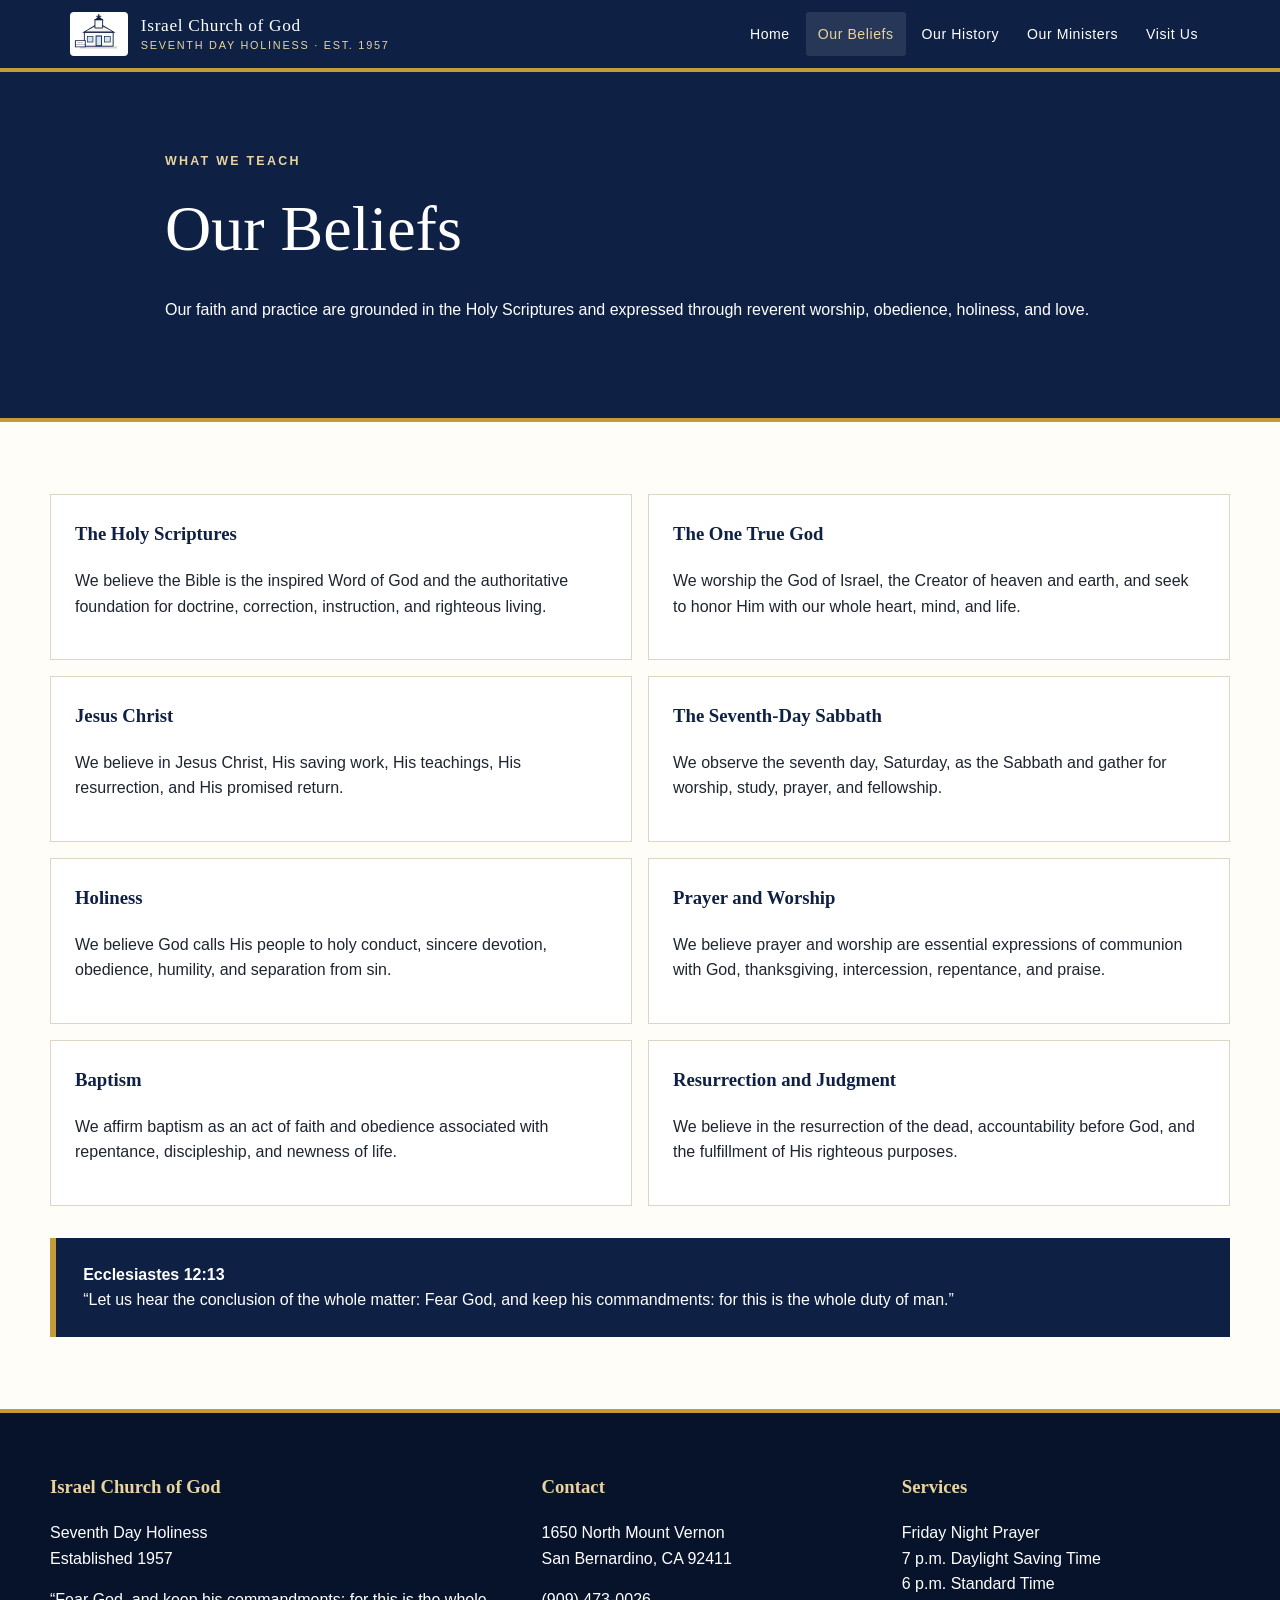
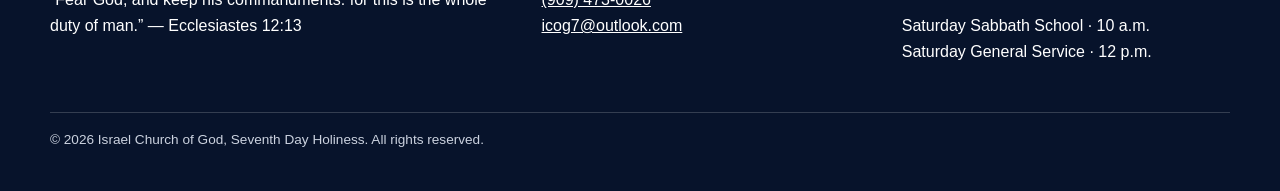
<file: beliefs.html>
<!doctype html>
<html lang="en">
<head>
<meta charset="utf-8">
<meta name="viewport" content="width=device-width,initial-scale=1">
<title>Our Beliefs | Israel Church of God</title>
<meta name="description" content="Learn about the biblical beliefs of Israel Church of God, Seventh Day Holiness.">
<link rel="stylesheet" href="styles.css">
<link rel="icon" href="church-icon.svg" type="image/svg+xml">
</head>
<body>
<a class="skip-link" href="#main">Skip to main content</a>
<header class="site-header"><div class="topbar">
<a class="brand" href="index.html">
  <img src="church-icon.svg" alt="">
  <span class="brand-title">Israel Church of God<span class="brand-sub">SEVENTH DAY HOLINESS · EST. 1957</span></span>
</a>
<button class="nav-toggle" type="button" aria-expanded="false" aria-label="Open navigation">Menu</button>
<nav aria-label="Primary navigation">
<ul>
<li><a href="index.html">Home</a></li>
<li><a href="beliefs.html" aria-current="page">Our Beliefs</a></li>
<li><a href="history.html">Our History</a></li>
<li><a href="ministers.html">Our Ministers</a></li>
<li><a href="visit.html">Visit Us</a></li>
</ul>
</nav>
</div></header>
<main id="main">
<section class="page-hero"><div class="container"><div class="eyebrow">What We Teach</div><h1>Our Beliefs</h1><p>Our faith and practice are grounded in the Holy Scriptures and expressed through reverent worship, obedience, holiness, and love.</p></div></section>
<section class="section"><div class="container">
<div class="beliefs-grid">
<article class="belief"><h3>The Holy Scriptures</h3><p>We believe the Bible is the inspired Word of God and the authoritative foundation for doctrine, correction, instruction, and righteous living.</p></article>
<article class="belief"><h3>The One True God</h3><p>We worship the God of Israel, the Creator of heaven and earth, and seek to honor Him with our whole heart, mind, and life.</p></article>
<article class="belief"><h3>Jesus Christ</h3><p>We believe in Jesus Christ, His saving work, His teachings, His resurrection, and His promised return.</p></article>
<article class="belief"><h3>The Seventh-Day Sabbath</h3><p>We observe the seventh day, Saturday, as the Sabbath and gather for worship, study, prayer, and fellowship.</p></article>
<article class="belief"><h3>Holiness</h3><p>We believe God calls His people to holy conduct, sincere devotion, obedience, humility, and separation from sin.</p></article>
<article class="belief"><h3>Prayer and Worship</h3><p>We believe prayer and worship are essential expressions of communion with God, thanksgiving, intercession, repentance, and praise.</p></article>
<article class="belief"><h3>Baptism</h3><p>We affirm baptism as an act of faith and obedience associated with repentance, discipleship, and newness of life.</p></article>
<article class="belief"><h3>Resurrection and Judgment</h3><p>We believe in the resurrection of the dead, accountability before God, and the fulfillment of His righteous purposes.</p></article>
</div>
<div class="callout" style="margin-top:2rem"><strong>Ecclesiastes 12:13</strong><br>“Let us hear the conclusion of the whole matter: Fear God, and keep his commandments: for this is the whole duty of man.”</div>
</div></section>
</main>

<footer class="site-footer">
  <div class="footer-grid">
    <div>
      <h3>Israel Church of God</h3>
      <p>Seventh Day Holiness<br>Established 1957</p>
      <p>“Fear God, and keep his commandments: for this is the whole duty of man.” — Ecclesiastes 12:13</p>
    </div>
    <div>
      <h3>Contact</h3>
      <p>1650 North Mount Vernon<br>San Bernardino, CA 92411</p>
      <p><a href="tel:+19094730026">(909) 473-0026</a><br>
      <a href="mailto:icog7@outlook.com">icog7@outlook.com</a></p>
    </div>
    <div>
      <h3>Services</h3>
      <p>Friday Night Prayer<br>7 p.m. Daylight Saving Time<br>6 p.m. Standard Time</p>
      <p>Saturday Sabbath School · 10 a.m.<br>Saturday General Service · 12 p.m.</p>
    </div>
  </div>
  <div class="copyright">© <span data-year></span> Israel Church of God, Seventh Day Holiness. All rights reserved.</div>
</footer>

<script src="script.js"></script>
</body>
</html>
</file>
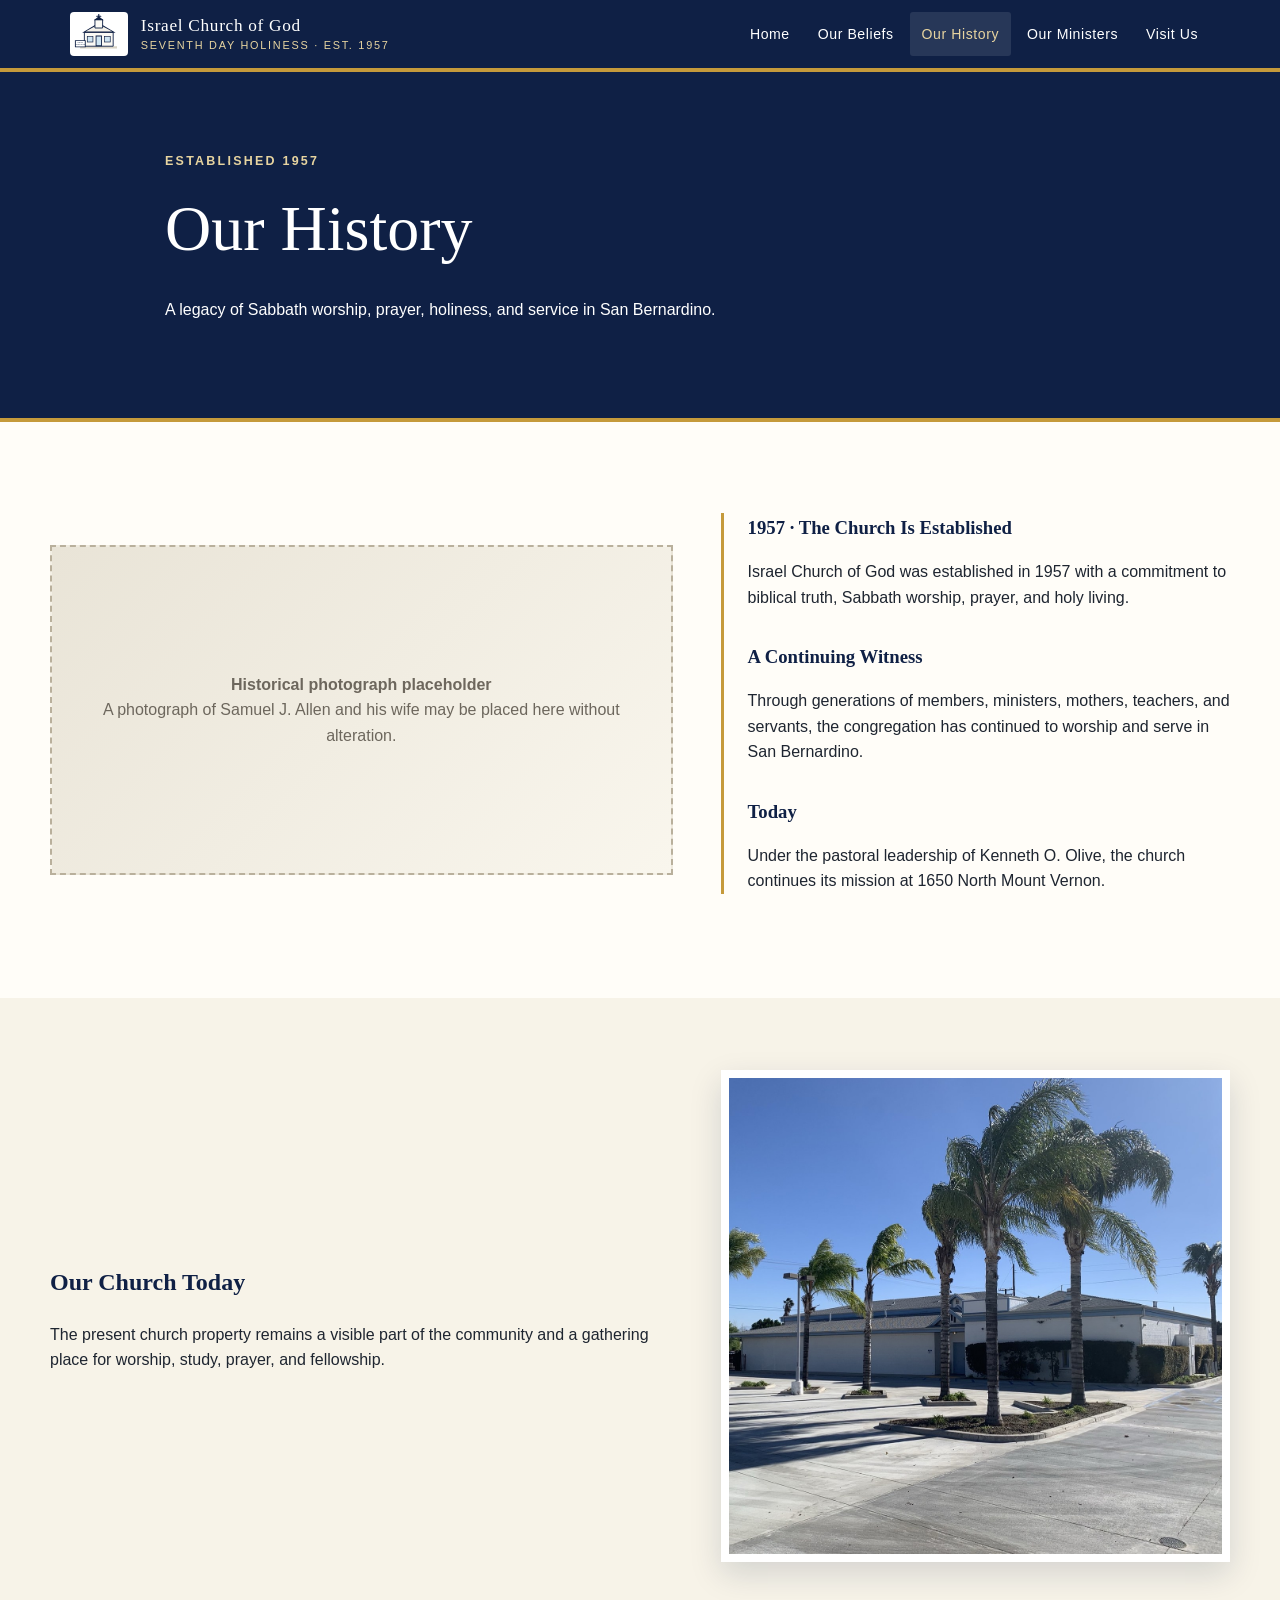
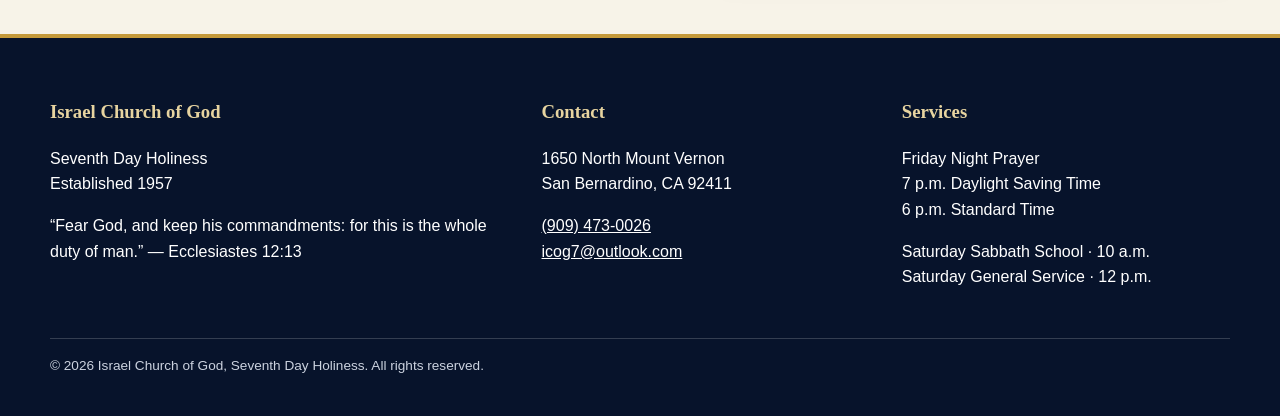
<file: history.html>
<!doctype html>
<html lang="en">
<head>
<meta charset="utf-8">
<meta name="viewport" content="width=device-width,initial-scale=1">
<title>Our History | Israel Church of God</title>
<meta name="description" content="Read the history of Israel Church of God, established in 1957.">
<link rel="stylesheet" href="styles.css">
<link rel="icon" href="church-icon.svg" type="image/svg+xml">
</head>
<body>
<a class="skip-link" href="#main">Skip to main content</a>
<header class="site-header"><div class="topbar">
<a class="brand" href="index.html">
  <img src="church-icon.svg" alt="">
  <span class="brand-title">Israel Church of God<span class="brand-sub">SEVENTH DAY HOLINESS · EST. 1957</span></span>
</a>
<button class="nav-toggle" type="button" aria-expanded="false" aria-label="Open navigation">Menu</button>
<nav aria-label="Primary navigation">
<ul>
<li><a href="index.html">Home</a></li>
<li><a href="beliefs.html">Our Beliefs</a></li>
<li><a href="history.html" aria-current="page">Our History</a></li>
<li><a href="ministers.html">Our Ministers</a></li>
<li><a href="visit.html">Visit Us</a></li>
</ul>
</nav>
</div></header>
<main id="main">
<section class="page-hero"><div class="container"><div class="eyebrow">Established 1957</div><h1>Our History</h1><p>A legacy of Sabbath worship, prayer, holiness, and service in San Bernardino.</p></div></section>
<section class="section"><div class="container split">
<div>
  <div class="placeholder">
    <div><strong>Historical photograph placeholder</strong><br><span>A photograph of Samuel J. Allen and his wife may be placed here without alteration.</span></div>
  </div>
</div>
<div>
  <div class="timeline">
    <article><h3>1957 · The Church Is Established</h3><p>Israel Church of God was established in 1957 with a commitment to biblical truth, Sabbath worship, prayer, and holy living.</p></article>
    <article><h3>A Continuing Witness</h3><p>Through generations of members, ministers, mothers, teachers, and servants, the congregation has continued to worship and serve in San Bernardino.</p></article>
    <article><h3>Today</h3><p>Under the pastoral leadership of Kenneth O. Olive, the church continues its mission at 1650 North Mount Vernon.</p></article>
  </div>
</div>
</div></section>
<section class="section schedule"><div class="container split">
<div><h2 style="color:#0f2045">Our Church Today</h2><p>The present church property remains a visible part of the community and a gathering place for worship, study, prayer, and fellowship.</p></div>
<img src="church-wide.jpg" alt="Israel Church of God property in San Bernardino">
</div></section>
</main>

<footer class="site-footer">
  <div class="footer-grid">
    <div>
      <h3>Israel Church of God</h3>
      <p>Seventh Day Holiness<br>Established 1957</p>
      <p>“Fear God, and keep his commandments: for this is the whole duty of man.” — Ecclesiastes 12:13</p>
    </div>
    <div>
      <h3>Contact</h3>
      <p>1650 North Mount Vernon<br>San Bernardino, CA 92411</p>
      <p><a href="tel:+19094730026">(909) 473-0026</a><br>
      <a href="mailto:icog7@outlook.com">icog7@outlook.com</a></p>
    </div>
    <div>
      <h3>Services</h3>
      <p>Friday Night Prayer<br>7 p.m. Daylight Saving Time<br>6 p.m. Standard Time</p>
      <p>Saturday Sabbath School · 10 a.m.<br>Saturday General Service · 12 p.m.</p>
    </div>
  </div>
  <div class="copyright">© <span data-year></span> Israel Church of God, Seventh Day Holiness. All rights reserved.</div>
</footer>

<script src="script.js"></script>
</body>
</html>
</file>
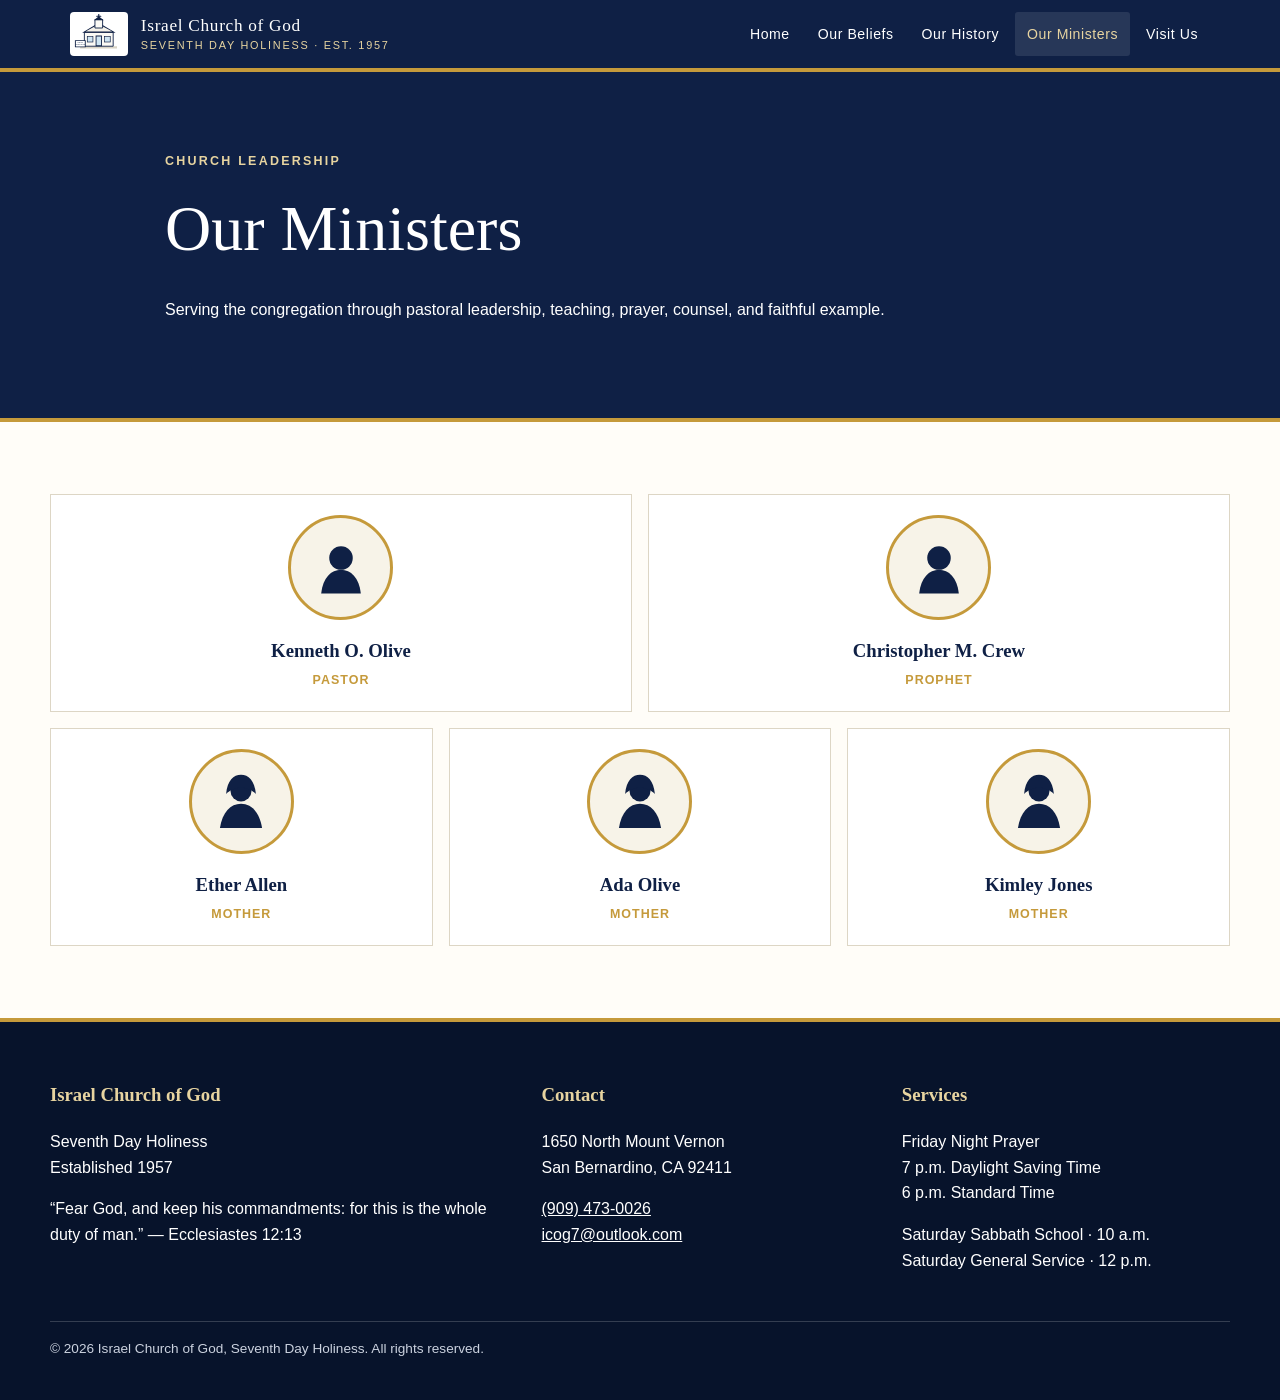
<file: ministers.html>
<!doctype html>
<html lang="en">
<head>
<meta charset="utf-8">
<meta name="viewport" content="width=device-width,initial-scale=1">
<title>Our Ministers | Israel Church of God</title>
<meta name="description" content="Meet the ministers of Israel Church of God, Seventh Day Holiness.">
<link rel="stylesheet" href="styles.css">
<link rel="icon" href="church-icon.svg" type="image/svg+xml">
</head>
<body>
<a class="skip-link" href="#main">Skip to main content</a>
<header class="site-header"><div class="topbar">
<a class="brand" href="index.html">
  <img src="church-icon.svg" alt="">
  <span class="brand-title">Israel Church of God<span class="brand-sub">SEVENTH DAY HOLINESS · EST. 1957</span></span>
</a>
<button class="nav-toggle" type="button" aria-expanded="false" aria-label="Open navigation">Menu</button>
<nav aria-label="Primary navigation">
<ul>
<li><a href="index.html">Home</a></li>
<li><a href="beliefs.html">Our Beliefs</a></li>
<li><a href="history.html">Our History</a></li>
<li><a href="ministers.html" aria-current="page">Our Ministers</a></li>
<li><a href="visit.html">Visit Us</a></li>
</ul>
</nav>
</div></header>
<main id="main">
<section class="page-hero"><div class="container"><div class="eyebrow">Church Leadership</div><h1>Our Ministers</h1><p>Serving the congregation through pastoral leadership, teaching, prayer, counsel, and faithful example.</p></div></section>
<section class="section"><div class="container">
<div class="ministers">
<article class="minister"><div class="avatar"><svg viewBox="0 0 100 100" aria-hidden="true"><circle cx="50" cy="34" r="19" fill="currentColor"/><path d="M18 91c3-25 16-38 32-38s29 13 32 38z" fill="currentColor"/></svg></div><h3>Kenneth O. Olive</h3><p>Pastor</p></article>
<article class="minister"><div class="avatar"><svg viewBox="0 0 100 100" aria-hidden="true"><circle cx="50" cy="34" r="19" fill="currentColor"/><path d="M18 91c3-25 16-38 32-38s29 13 32 38z" fill="currentColor"/></svg></div><h3>Christopher M. Crew</h3><p>Prophet</p></article>
<article class="minister"><div class="avatar"><svg viewBox="0 0 100 100" aria-hidden="true"><circle cx="50" cy="32" r="17" fill="currentColor"/><path d="M26 37c2-22 12-31 24-31s22 9 24 31c-6-6-14-10-24-10s-18 4-24 10z" fill="currentColor"/><path d="M16 92c4-25 17-39 34-39s30 14 34 39z" fill="currentColor"/></svg></div><h3>Ether Allen</h3><p>Mother</p></article>
<article class="minister"><div class="avatar"><svg viewBox="0 0 100 100" aria-hidden="true"><circle cx="50" cy="32" r="17" fill="currentColor"/><path d="M26 37c2-22 12-31 24-31s22 9 24 31c-6-6-14-10-24-10s-18 4-24 10z" fill="currentColor"/><path d="M16 92c4-25 17-39 34-39s30 14 34 39z" fill="currentColor"/></svg></div><h3>Ada Olive</h3><p>Mother</p></article>
<article class="minister"><div class="avatar"><svg viewBox="0 0 100 100" aria-hidden="true"><circle cx="50" cy="32" r="17" fill="currentColor"/><path d="M26 37c2-22 12-31 24-31s22 9 24 31c-6-6-14-10-24-10s-18 4-24 10z" fill="currentColor"/><path d="M16 92c4-25 17-39 34-39s30 14 34 39z" fill="currentColor"/></svg></div><h3>Kimley Jones</h3><p>Mother</p></article>
</div>
</div></section>
</main>

<footer class="site-footer">
  <div class="footer-grid">
    <div>
      <h3>Israel Church of God</h3>
      <p>Seventh Day Holiness<br>Established 1957</p>
      <p>“Fear God, and keep his commandments: for this is the whole duty of man.” — Ecclesiastes 12:13</p>
    </div>
    <div>
      <h3>Contact</h3>
      <p>1650 North Mount Vernon<br>San Bernardino, CA 92411</p>
      <p><a href="tel:+19094730026">(909) 473-0026</a><br>
      <a href="mailto:icog7@outlook.com">icog7@outlook.com</a></p>
    </div>
    <div>
      <h3>Services</h3>
      <p>Friday Night Prayer<br>7 p.m. Daylight Saving Time<br>6 p.m. Standard Time</p>
      <p>Saturday Sabbath School · 10 a.m.<br>Saturday General Service · 12 p.m.</p>
    </div>
  </div>
  <div class="copyright">© <span data-year></span> Israel Church of God, Seventh Day Holiness. All rights reserved.</div>
</footer>

<script src="script.js"></script>
</body>
</html>
</file>
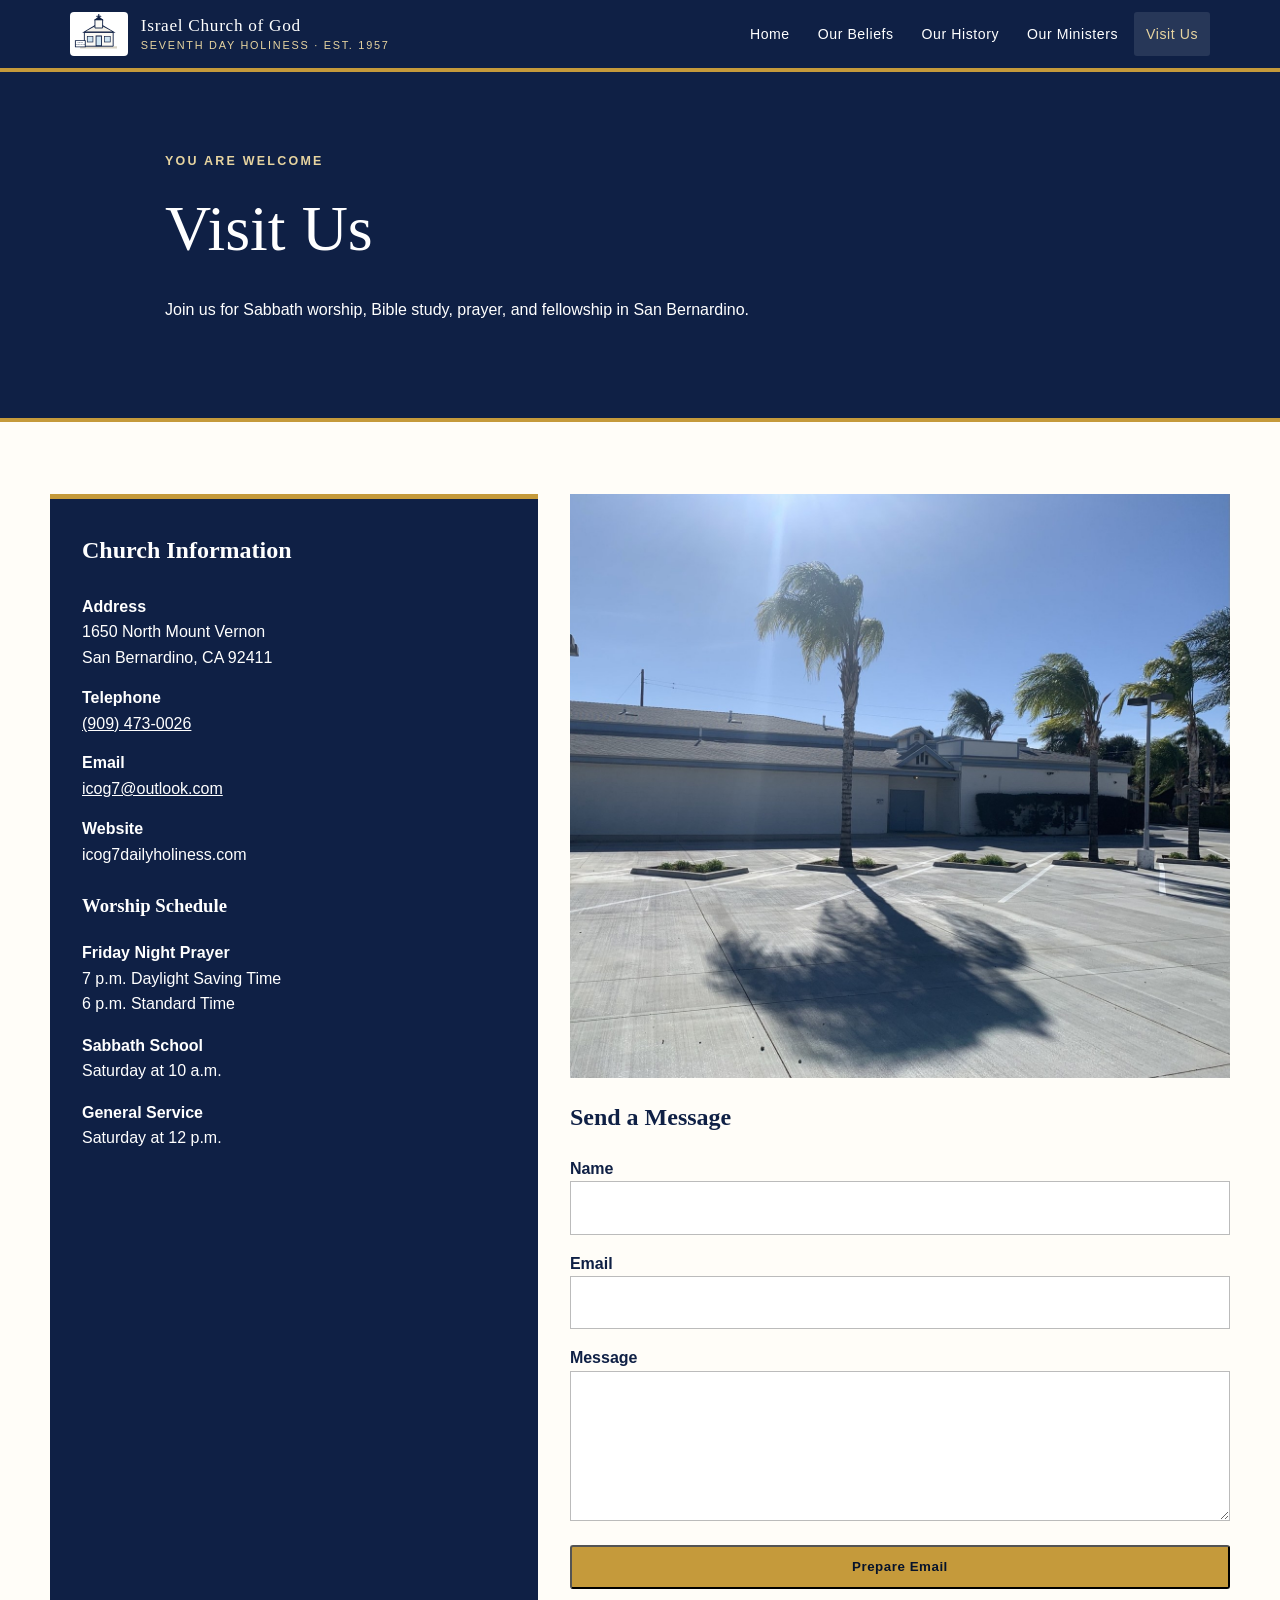
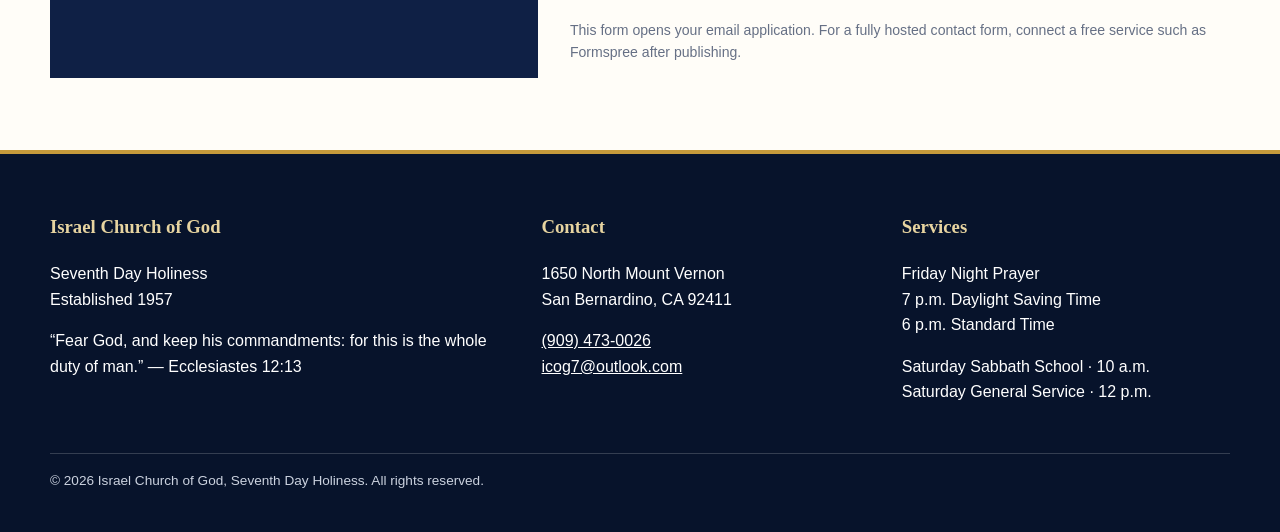
<file: visit.html>
<!doctype html>
<html lang="en">
<head>
<meta charset="utf-8">
<meta name="viewport" content="width=device-width,initial-scale=1">
<title>Visit Us | Israel Church of God</title>
<meta name="description" content="Service times, address, telephone, and contact information for Israel Church of God.">
<link rel="stylesheet" href="styles.css">
<link rel="icon" href="church-icon.svg" type="image/svg+xml">
</head>
<body>
<a class="skip-link" href="#main">Skip to main content</a>
<header class="site-header"><div class="topbar">
<a class="brand" href="index.html">
  <img src="church-icon.svg" alt="">
  <span class="brand-title">Israel Church of God<span class="brand-sub">SEVENTH DAY HOLINESS · EST. 1957</span></span>
</a>
<button class="nav-toggle" type="button" aria-expanded="false" aria-label="Open navigation">Menu</button>
<nav aria-label="Primary navigation">
<ul>
<li><a href="index.html">Home</a></li>
<li><a href="beliefs.html">Our Beliefs</a></li>
<li><a href="history.html">Our History</a></li>
<li><a href="ministers.html">Our Ministers</a></li>
<li><a href="visit.html" aria-current="page">Visit Us</a></li>
</ul>
</nav>
</div></header>
<main id="main">
<section class="page-hero"><div class="container"><div class="eyebrow">You Are Welcome</div><h1>Visit Us</h1><p>Join us for Sabbath worship, Bible study, prayer, and fellowship in San Bernardino.</p></div></section>
<section class="section"><div class="container contact-grid">
<div class="contact-card">
<h2>Church Information</h2>
<ul class="contact-list">
<li><strong>Address</strong><br>1650 North Mount Vernon<br>San Bernardino, CA 92411</li>
<li><strong>Telephone</strong><br><a href="tel:+19094730026">(909) 473-0026</a></li>
<li><strong>Email</strong><br><a href="mailto:icog7@outlook.com">icog7@outlook.com</a></li>
<li><strong>Website</strong><br>icog7dailyholiness.com</li>
</ul>
<h3>Worship Schedule</h3>
<p><strong>Friday Night Prayer</strong><br>7 p.m. Daylight Saving Time<br>6 p.m. Standard Time</p>
<p><strong>Sabbath School</strong><br>Saturday at 10 a.m.</p>
<p><strong>General Service</strong><br>Saturday at 12 p.m.</p>
</div>
<div>
<img src="church-sign.jpg" alt="Israel Church of God sign and church building">
<h2 style="color:#0f2045">Send a Message</h2>
<form action="mailto:icog7@outlook.com" method="post" enctype="text/plain">
<div><label for="name">Name</label><input id="name" name="name" required></div>
<div><label for="email">Email</label><input id="email" type="email" name="email" required></div>
<div><label for="message">Message</label><textarea id="message" name="message" required></textarea></div>
<button class="btn btn-gold" type="submit">Prepare Email</button>
<p class="notice">This form opens your email application. For a fully hosted contact form, connect a free service such as Formspree after publishing.</p>
</form>
</div>
</div></section>
</main>

<footer class="site-footer">
  <div class="footer-grid">
    <div>
      <h3>Israel Church of God</h3>
      <p>Seventh Day Holiness<br>Established 1957</p>
      <p>“Fear God, and keep his commandments: for this is the whole duty of man.” — Ecclesiastes 12:13</p>
    </div>
    <div>
      <h3>Contact</h3>
      <p>1650 North Mount Vernon<br>San Bernardino, CA 92411</p>
      <p><a href="tel:+19094730026">(909) 473-0026</a><br>
      <a href="mailto:icog7@outlook.com">icog7@outlook.com</a></p>
    </div>
    <div>
      <h3>Services</h3>
      <p>Friday Night Prayer<br>7 p.m. Daylight Saving Time<br>6 p.m. Standard Time</p>
      <p>Saturday Sabbath School · 10 a.m.<br>Saturday General Service · 12 p.m.</p>
    </div>
  </div>
  <div class="copyright">© <span data-year></span> Israel Church of God, Seventh Day Holiness. All rights reserved.</div>
</footer>

<script src="script.js"></script>
</body>
</html>
</file>
<file: styles.css>
:root{
  --navy:#0f2045;
  --navy-2:#07132b;
  --gold:#c59a3b;
  --gold-light:#e7d4a0;
  --cream:#f7f3e8;
  --paper:#fffdf8;
  --ink:#1e2530;
  --muted:#667085;
  --border:#ddd6c5;
  --max:1180px;
}
*{box-sizing:border-box}
html{scroll-behavior:smooth}
body{margin:0;font-family:Arial,Helvetica,sans-serif;color:var(--ink);background:var(--paper);line-height:1.6}
img{max-width:100%;display:block}
a{color:inherit}
.skip-link{position:absolute;left:-9999px;top:auto}
.skip-link:focus{left:1rem;top:1rem;background:white;padding:.7rem 1rem;z-index:999}
.site-header{background:var(--navy);color:white;border-bottom:4px solid var(--gold);position:sticky;top:0;z-index:50}
.topbar{max-width:var(--max);margin:auto;display:flex;align-items:center;justify-content:space-between;gap:1.5rem;padding:.75rem 1.25rem}
.brand{display:flex;align-items:center;gap:.8rem;text-decoration:none}
.brand img{width:58px;height:44px;object-fit:contain;background:white;border-radius:4px;padding:2px}
.brand-title{font-family:Georgia,'Times New Roman',serif;font-size:1.08rem;letter-spacing:.04em;line-height:1.15}
.brand-sub{display:block;font-family:Arial,sans-serif;font-size:.68rem;letter-spacing:.16em;color:var(--gold-light);margin-top:.2rem}
.nav-toggle{display:none;background:transparent;border:1px solid rgba(255,255,255,.5);color:white;padding:.5rem .65rem;border-radius:4px;font-size:1rem}
nav ul{list-style:none;display:flex;gap:.25rem;margin:0;padding:0;align-items:center}
nav a{display:block;text-decoration:none;padding:.65rem .75rem;font-size:.88rem;letter-spacing:.04em;border-radius:3px}
nav a:hover,nav a[aria-current="page"]{background:rgba(255,255,255,.1);color:var(--gold-light)}
.hero{min-height:590px;position:relative;display:grid;align-items:center;color:white;background:
linear-gradient(90deg,rgba(7,19,43,.92) 0%,rgba(7,19,43,.78) 40%,rgba(7,19,43,.20) 72%,rgba(7,19,43,.08) 100%),
url('images/hero-church.jpg') center/cover no-repeat}
.hero-inner{max-width:var(--max);width:100%;margin:auto;padding:5rem 1.25rem}
.eyebrow{text-transform:uppercase;letter-spacing:.18em;color:var(--gold-light);font-weight:bold;font-size:.78rem}
.hero h1,.page-hero h1,h2,h3{font-family:Georgia,'Times New Roman',serif}
.hero h1{font-size:clamp(2.6rem,6vw,5.2rem);line-height:1.03;margin:.7rem 0 1rem;max-width:760px;font-weight:normal}
.hero p{font-family:Georgia,serif;font-size:1.22rem;max-width:660px}
.actions{display:flex;gap:.8rem;flex-wrap:wrap;margin-top:1.6rem}
.btn{display:inline-block;text-decoration:none;padding:.78rem 1.15rem;border-radius:3px;font-weight:bold;letter-spacing:.04em}
.btn-gold{background:var(--gold);color:var(--navy-2)}
.btn-outline{border:1px solid white;color:white}
.section{padding:4.5rem 1.25rem}
.container{max-width:var(--max);margin:auto}
.section-header{max-width:760px;margin-bottom:2rem}
.section-header h2{font-size:clamp(2rem,4vw,3.1rem);margin:.2rem 0 .6rem;color:var(--navy)}
.section-header p{color:var(--muted)}
.feature-grid{display:grid;grid-template-columns:repeat(4,1fr);gap:1rem}
.feature{background:var(--navy);color:white;padding:1.6rem;border-top:4px solid var(--gold);min-height:205px}
.feature h3{font-size:1.25rem;margin:.4rem 0}
.feature .icon{font-size:1.8rem;color:var(--gold-light)}
.schedule{background:var(--cream)}
.schedule-grid{display:grid;grid-template-columns:repeat(3,1fr);gap:1rem}
.schedule-card{background:white;border:1px solid var(--border);padding:1.5rem;text-align:center}
.schedule-card strong{font-family:Georgia,serif;font-size:1.25rem;color:var(--navy);display:block}
.schedule-card .time{font-size:1.4rem;color:var(--gold);font-weight:bold;margin:.3rem 0}
.split{display:grid;grid-template-columns:1.1fr .9fr;gap:3rem;align-items:center}
.split img{border:8px solid white;box-shadow:0 12px 30px rgba(15,32,69,.15)}
.callout{background:var(--navy);color:white;border-left:6px solid var(--gold);padding:1.5rem 1.7rem}
.page-hero{background:var(--navy);color:white;padding:5rem 1.25rem;border-bottom:4px solid var(--gold)}
.page-hero .container{max-width:950px}
.page-hero h1{font-size:clamp(2.5rem,5vw,4.5rem);font-weight:normal;margin:.4rem 0}
.beliefs-grid{display:grid;grid-template-columns:repeat(2,1fr);gap:1rem}
.belief{border:1px solid var(--border);padding:1.5rem;background:white}
.belief h3{color:var(--navy);margin-top:0}
.placeholder{background:linear-gradient(135deg,#e9e4d7,#f9f6ed);border:2px dashed #b9b09c;min-height:330px;display:grid;place-items:center;text-align:center;color:#6d675d;padding:2rem}
.timeline{border-left:3px solid var(--gold);padding-left:1.5rem}
.timeline article{margin-bottom:2rem}
.timeline h3{color:var(--navy);margin-bottom:.2rem}
.ministers{display:grid;grid-template-columns:repeat(6,1fr);gap:1rem}
.minister{background:white;border:1px solid var(--border);text-align:center;padding:1.25rem}
.minister:nth-child(1),.minister:nth-child(2){grid-column:span 3}
.minister:nth-child(n+3){grid-column:span 2}
.avatar{width:105px;height:105px;border-radius:50%;margin:0 auto 1rem;background:var(--cream);display:grid;place-items:center;border:3px solid var(--gold)}
.avatar svg{width:62px;height:62px;color:var(--navy)}
.minister h3{margin:.3rem 0;color:var(--navy)}
.minister p{margin:0;color:var(--gold);font-weight:bold;text-transform:uppercase;letter-spacing:.08em;font-size:.78rem}
.contact-grid{display:grid;grid-template-columns:.85fr 1.15fr;gap:2rem}
.contact-card{background:var(--navy);color:white;padding:2rem;border-top:5px solid var(--gold)}
.contact-card h2{color:white;margin-top:0}
.contact-list{list-style:none;padding:0;margin:1.5rem 0}
.contact-list li{margin:.9rem 0}
.map-frame{border:0;width:100%;min-height:390px}
form{display:grid;gap:1rem}
label{font-weight:bold;color:var(--navy)}
input,textarea{width:100%;padding:.8rem;border:1px solid #bbb;background:white;font:inherit}
textarea{min-height:150px}
.notice{font-size:.88rem;color:var(--muted)}
.site-footer{background:var(--navy-2);color:white;padding:2.5rem 1.25rem;border-top:4px solid var(--gold)}
.footer-grid{max-width:var(--max);margin:auto;display:grid;grid-template-columns:1.4fr 1fr 1fr;gap:2rem}
.footer-grid h3{color:var(--gold-light)}
.footer-grid a{color:white}
.copyright{max-width:var(--max);margin:2rem auto 0;padding-top:1rem;border-top:1px solid rgba(255,255,255,.18);font-size:.85rem;color:#cbd2df}
@media(max-width:900px){
  .nav-toggle{display:block}
  nav{display:none;width:100%}
  nav.open{display:block}
  .topbar{flex-wrap:wrap}
  nav ul{flex-direction:column;align-items:stretch}
  .feature-grid,.schedule-grid,.beliefs-grid{grid-template-columns:1fr 1fr}
  .split,.contact-grid{grid-template-columns:1fr}
  .hero{min-height:520px;background-position:58% center}
  .ministers{grid-template-columns:1fr 1fr}
  .minister,.minister:nth-child(1),.minister:nth-child(2),.minister:nth-child(n+3){grid-column:span 1}
  .footer-grid{grid-template-columns:1fr}
}
@media(max-width:560px){
  .feature-grid,.schedule-grid,.beliefs-grid,.ministers{grid-template-columns:1fr}
  .hero{min-height:560px;background:
    linear-gradient(rgba(7,19,43,.84),rgba(7,19,43,.78)),
    url('images/hero-church.jpg') 55% center/cover no-repeat}
  .section{padding:3.25rem 1rem}
  .brand-title{font-size:.94rem}
}
</file>
